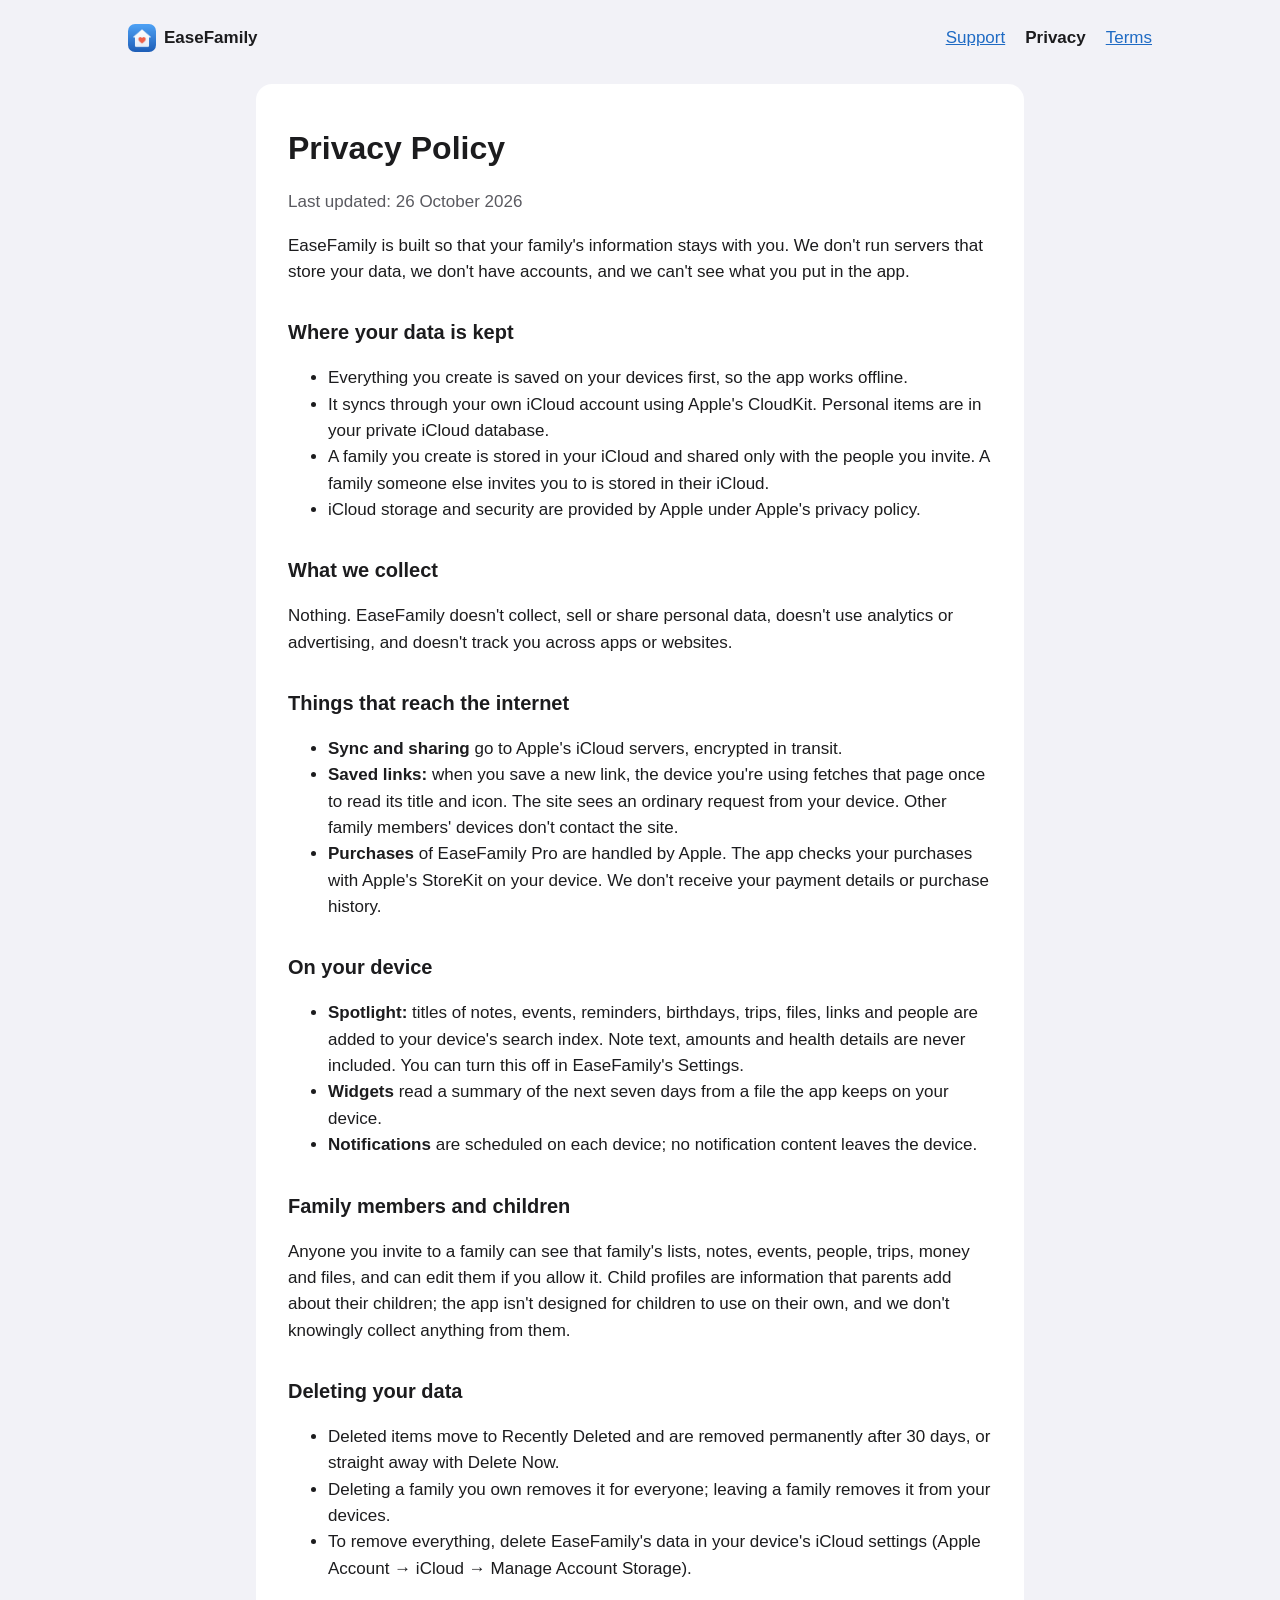
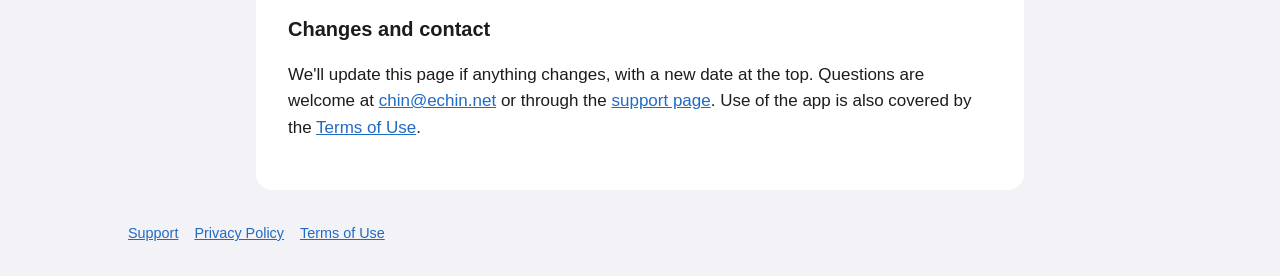
<file: privacy.html>
<!doctype html>
<html lang="en">
  <head>
    <meta charset="utf-8" />
    <meta name="viewport" content="width=device-width, initial-scale=1" />
    <title>EaseFamily Privacy Policy</title>
    <link rel="icon" href="favicon.png" />
    <link rel="stylesheet" href="style.css" />
  </head>
  <body>
    <nav>
      <a class="brand" href="index.html"
        ><img src="icon.png" alt="" />EaseFamily</a
      >
      <a href="support.html">Support</a>
      <a href="privacy.html" aria-current="page">Privacy</a>
      <a href="terms.html">Terms</a>
    </nav>
    <main>
      <h1>Privacy Policy</h1>
      <p class="updated">Last updated: 26 October 2026</p>

      <p>
        EaseFamily is built so that your family's information stays with you. We
        don't run servers that store your data, we don't have accounts, and we
        can't see what you put in the app.
      </p>

      <h2>Where your data is kept</h2>
      <ul>
        <li>
          Everything you create is saved on your devices first, so the app works
          offline.
        </li>
        <li>
          It syncs through your own iCloud account using Apple's CloudKit.
          Personal items are in your private iCloud database.
        </li>
        <li>
          A family you create is stored in your iCloud and shared only with the
          people you invite. A family someone else invites you to is stored in
          their iCloud.
        </li>
        <li>
          iCloud storage and security are provided by Apple under Apple's
          privacy policy.
        </li>
      </ul>

      <h2>What we collect</h2>
      <p>
        Nothing. EaseFamily doesn't collect, sell or share personal data,
        doesn't use analytics or advertising, and doesn't track you across apps
        or websites.
      </p>

      <h2>Things that reach the internet</h2>
      <ul>
        <li>
          <strong>Sync and sharing</strong> go to Apple's iCloud servers,
          encrypted in transit.
        </li>
        <li>
          <strong>Saved links:</strong> when you save a new link, the device
          you're using fetches that page once to read its title and icon. The
          site sees an ordinary request from your device. Other family members'
          devices don't contact the site.
        </li>
        <li>
          <strong>Purchases</strong> of EaseFamily Pro are handled by Apple. The
          app checks your purchases with Apple's StoreKit on your device. We
          don't receive your payment details or purchase history.
        </li>
      </ul>

      <h2>On your device</h2>
      <ul>
        <li>
          <strong>Spotlight:</strong> titles of notes, events, reminders,
          birthdays, trips, files, links and people are added to your device's
          search index. Note text, amounts and health details are never
          included. You can turn this off in EaseFamily's Settings.
        </li>
        <li>
          <strong>Widgets</strong> read a summary of the next seven days from a
          file the app keeps on your device.
        </li>
        <li>
          <strong>Notifications</strong> are scheduled on each device; no
          notification content leaves the device.
        </li>
      </ul>

      <h2>Family members and children</h2>
      <p>
        Anyone you invite to a family can see that family's lists, notes,
        events, people, trips, money and files, and can edit them if you allow
        it. Child profiles are information that parents add about their
        children; the app isn't designed for children to use on their own, and
        we don't knowingly collect anything from them.
      </p>

      <h2>Deleting your data</h2>
      <ul>
        <li>
          Deleted items move to Recently Deleted and are removed permanently
          after 30 days, or straight away with Delete Now.
        </li>
        <li>
          Deleting a family you own removes it for everyone; leaving a family
          removes it from your devices.
        </li>
        <li>
          To remove everything, delete EaseFamily's data in your device's iCloud
          settings (Apple Account → iCloud → Manage Account Storage).
        </li>
      </ul>

      <h2>Changes and contact</h2>
      <p>
        We'll update this page if anything changes, with a new date at the top.
        Questions are welcome at
        <a href="mailto:chin@echin.net">chin@echin.net</a> or through the
        <a href="support.html">support page</a>. Use of the app is also covered
        by the <a href="terms.html">Terms of Use</a>.
      </p>
    </main>
    <footer>
      <a href="support.html">Support</a><a href="privacy.html">Privacy Policy</a
      ><a href="terms.html">Terms of Use</a>
    </footer>
  </body>
</html>
</file>
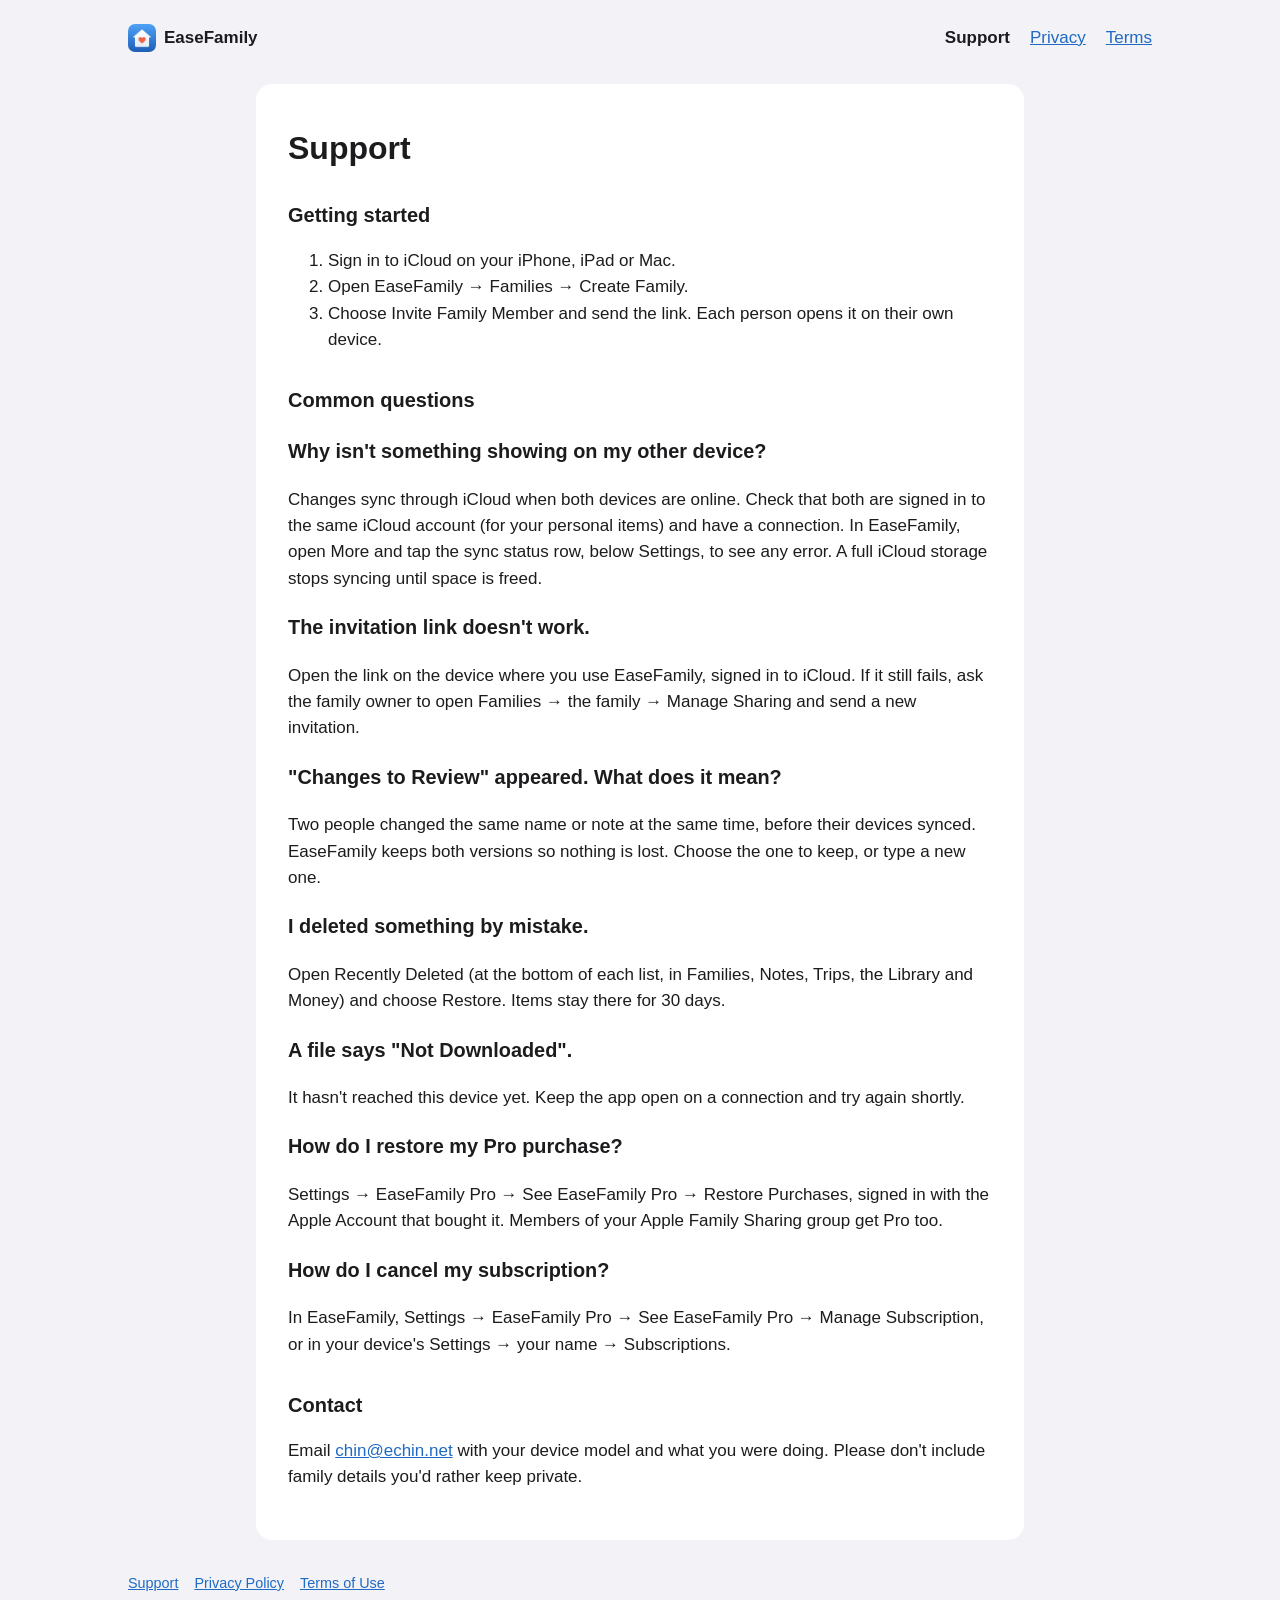
<file: support.html>
<!doctype html>
<html lang="en">
  <head>
    <meta charset="utf-8" />
    <meta name="viewport" content="width=device-width, initial-scale=1" />
    <title>EaseFamily Support</title>
    <link rel="icon" href="favicon.png" />
    <link rel="stylesheet" href="style.css" />
  </head>
  <body>
    <nav>
      <a class="brand" href="index.html"
        ><img src="icon.png" alt="" />EaseFamily</a
      >
      <a href="support.html" aria-current="page">Support</a>
      <a href="privacy.html">Privacy</a>
      <a href="terms.html">Terms</a>
    </nav>
    <main>
      <h1>Support</h1>

      <h2>Getting started</h2>
      <ol>
        <li>Sign in to iCloud on your iPhone, iPad or Mac.</li>
        <li>Open EaseFamily → Families → Create Family.</li>
        <li>
          Choose Invite Family Member and send the link. Each person opens it on
          their own device.
        </li>
      </ol>

      <h2>Common questions</h2>

      <h3>Why isn't something showing on my other device?</h3>
      <p>
        Changes sync through iCloud when both devices are online. Check that
        both are signed in to the same iCloud account (for your personal items)
        and have a connection. In EaseFamily, open More and tap the sync status
        row, below Settings, to see any error. A full iCloud storage stops
        syncing until space is freed.
      </p>

      <h3>The invitation link doesn't work.</h3>
      <p>
        Open the link on the device where you use EaseFamily, signed in to
        iCloud. If it still fails, ask the family owner to open Families → the
        family → Manage Sharing and send a new invitation.
      </p>

      <h3>"Changes to Review" appeared. What does it mean?</h3>
      <p>
        Two people changed the same name or note at the same time, before their
        devices synced. EaseFamily keeps both versions so nothing is lost.
        Choose the one to keep, or type a new one.
      </p>

      <h3>I deleted something by mistake.</h3>
      <p>
        Open Recently Deleted (at the bottom of each list, in Families, Notes,
        Trips, the Library and Money) and choose Restore. Items stay there for
        30 days.
      </p>

      <h3>A file says "Not Downloaded".</h3>
      <p>
        It hasn't reached this device yet. Keep the app open on a connection and
        try again shortly.
      </p>

      <h3>How do I restore my Pro purchase?</h3>
      <p>
        Settings → EaseFamily Pro → See EaseFamily Pro → Restore Purchases,
        signed in with the Apple Account that bought it. Members of your Apple
        Family Sharing group get Pro too.
      </p>

      <h3>How do I cancel my subscription?</h3>
      <p>
        In EaseFamily, Settings → EaseFamily Pro → See EaseFamily Pro → Manage
        Subscription, or in your device's Settings → your name → Subscriptions.
      </p>

      <h2>Contact</h2>
      <p>
        Email <a href="mailto:chin@echin.net">chin@echin.net</a> with your
        device model and what you were doing. Please don't include family
        details you'd rather keep private.
      </p>
    </main>
    <footer>
      <a href="support.html">Support</a><a href="privacy.html">Privacy Policy</a
      ><a href="terms.html">Terms of Use</a>
    </footer>
  </body>
</html>
</file>
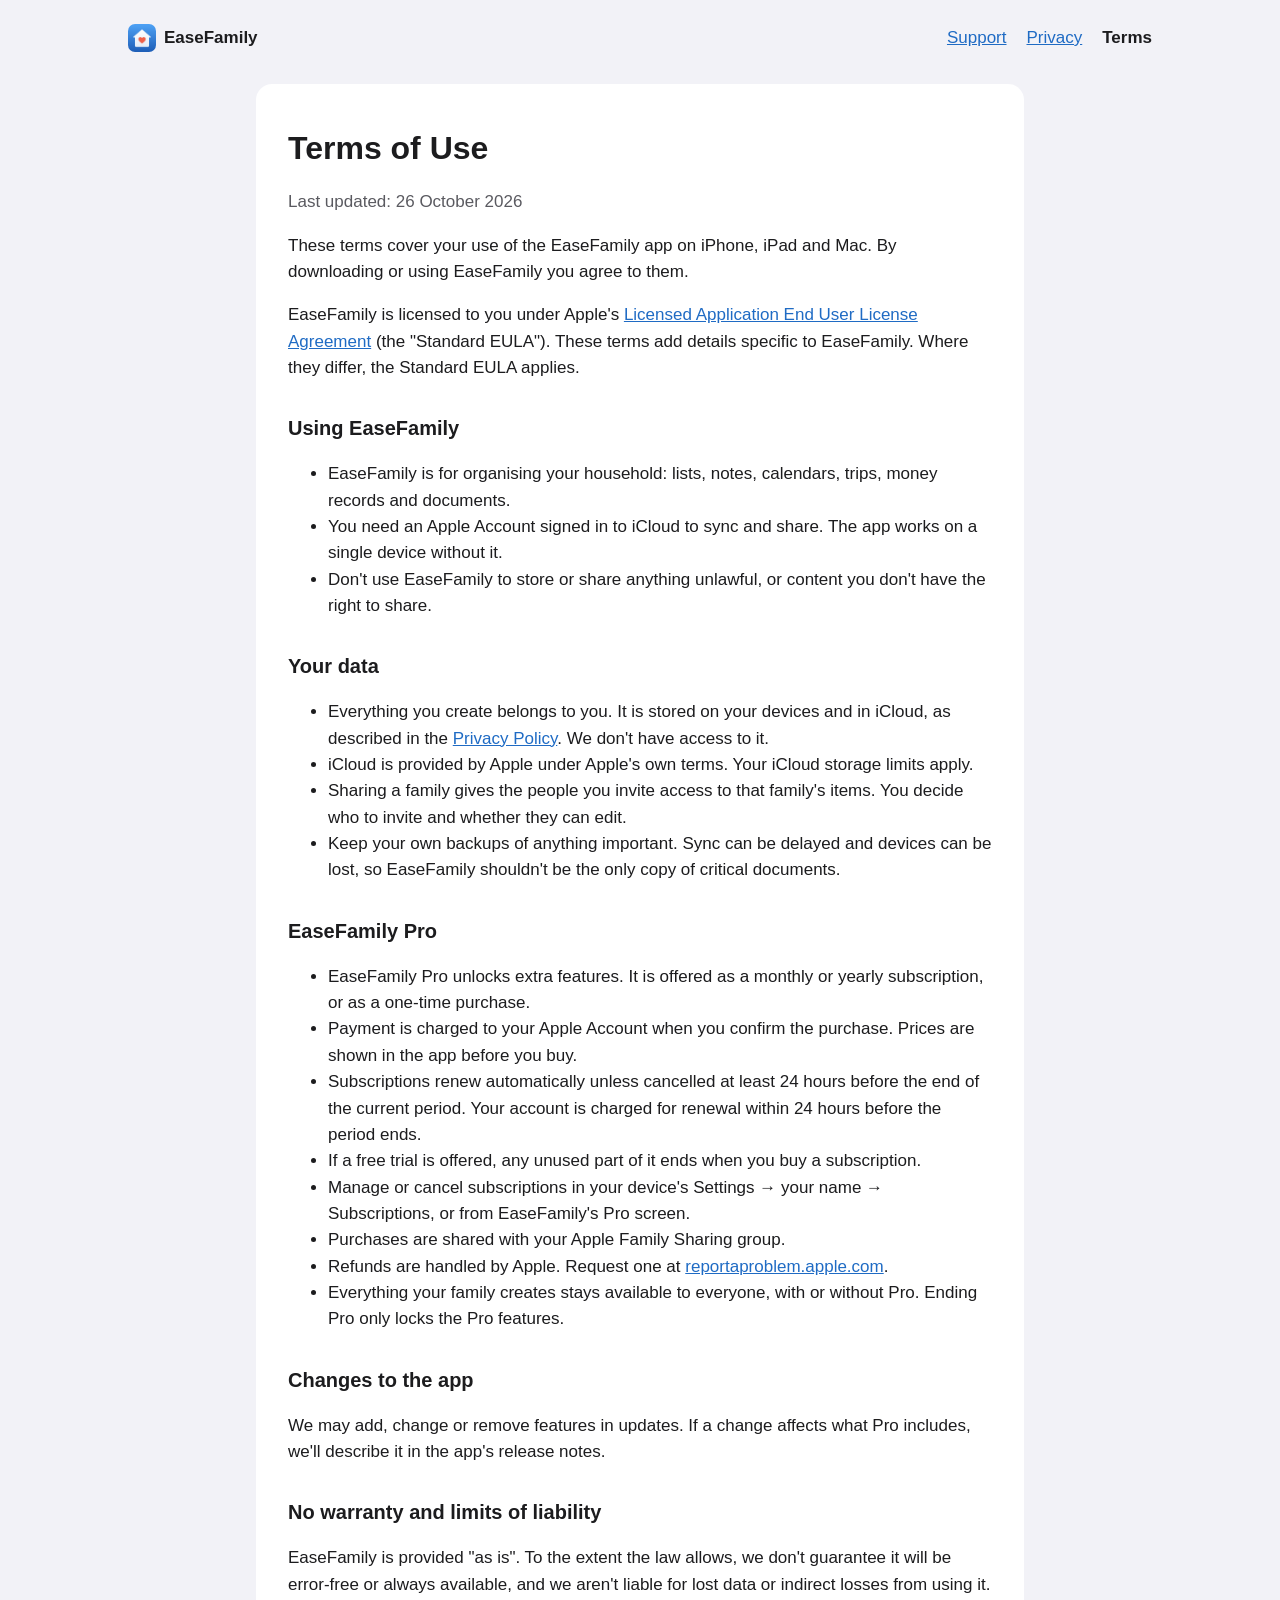
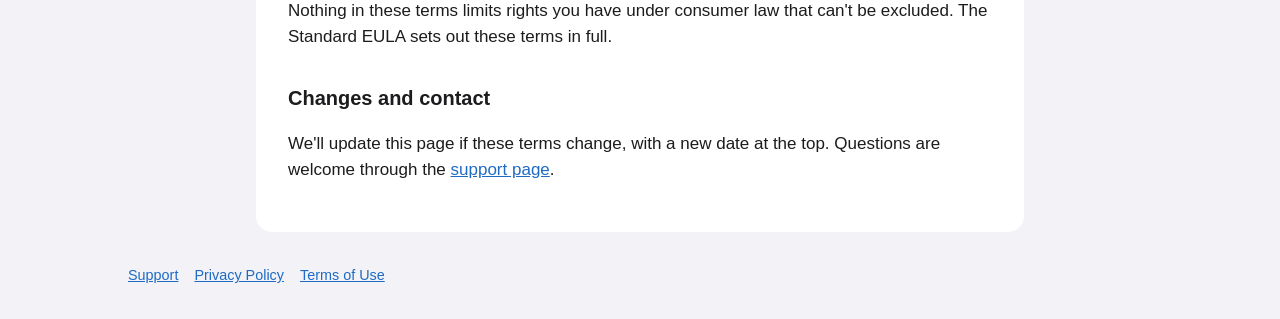
<file: terms.html>
<!doctype html>
<html lang="en">
  <head>
    <meta charset="utf-8" />
    <meta name="viewport" content="width=device-width, initial-scale=1" />
    <title>EaseFamily Terms of Use</title>
    <link rel="icon" href="favicon.png" />
    <link rel="stylesheet" href="style.css" />
  </head>
  <body>
    <nav>
      <a class="brand" href="index.html"
        ><img src="icon.png" alt="" />EaseFamily</a
      >
      <a href="support.html">Support</a>
      <a href="privacy.html">Privacy</a>
      <a href="terms.html" aria-current="page">Terms</a>
    </nav>
    <main>
      <h1>Terms of Use</h1>
      <p class="updated">Last updated: 26 October 2026</p>

      <p>
        These terms cover your use of the EaseFamily app on iPhone, iPad and
        Mac. By downloading or using EaseFamily you agree to them.
      </p>
      <p>
        EaseFamily is licensed to you under Apple's
        <a
          href="https://www.apple.com/legal/internet-services/itunes/dev/stdeula/"
          >Licensed Application End User License Agreement</a
        >
        (the "Standard EULA"). These terms add details specific to EaseFamily.
        Where they differ, the Standard EULA applies.
      </p>

      <h2>Using EaseFamily</h2>
      <ul>
        <li>
          EaseFamily is for organising your household: lists, notes, calendars,
          trips, money records and documents.
        </li>
        <li>
          You need an Apple Account signed in to iCloud to sync and share. The
          app works on a single device without it.
        </li>
        <li>
          Don't use EaseFamily to store or share anything unlawful, or content
          you don't have the right to share.
        </li>
      </ul>

      <h2>Your data</h2>
      <ul>
        <li>
          Everything you create belongs to you. It is stored on your devices and
          in iCloud, as described in the
          <a href="privacy.html">Privacy Policy</a>. We don't have access to it.
        </li>
        <li>
          iCloud is provided by Apple under Apple's own terms. Your iCloud
          storage limits apply.
        </li>
        <li>
          Sharing a family gives the people you invite access to that family's
          items. You decide who to invite and whether they can edit.
        </li>
        <li>
          Keep your own backups of anything important. Sync can be delayed and
          devices can be lost, so EaseFamily shouldn't be the only copy of
          critical documents.
        </li>
      </ul>

      <h2>EaseFamily Pro</h2>
      <ul>
        <li>
          EaseFamily Pro unlocks extra features. It is offered as a monthly or
          yearly subscription, or as a one-time purchase.
        </li>
        <li>
          Payment is charged to your Apple Account when you confirm the
          purchase. Prices are shown in the app before you buy.
        </li>
        <li>
          Subscriptions renew automatically unless cancelled at least 24 hours
          before the end of the current period. Your account is charged for
          renewal within 24 hours before the period ends.
        </li>
        <li>
          If a free trial is offered, any unused part of it ends when you buy a
          subscription.
        </li>
        <li>
          Manage or cancel subscriptions in your device's Settings → your name →
          Subscriptions, or from EaseFamily's Pro screen.
        </li>
        <li>Purchases are shared with your Apple Family Sharing group.</li>
        <li>
          Refunds are handled by Apple. Request one at
          <a href="https://reportaproblem.apple.com">reportaproblem.apple.com</a
          >.
        </li>
        <li>
          Everything your family creates stays available to everyone, with or
          without Pro. Ending Pro only locks the Pro features.
        </li>
      </ul>

      <h2>Changes to the app</h2>
      <p>
        We may add, change or remove features in updates. If a change affects
        what Pro includes, we'll describe it in the app's release notes.
      </p>

      <h2>No warranty and limits of liability</h2>
      <p>
        EaseFamily is provided "as is". To the extent the law allows, we don't
        guarantee it will be error-free or always available, and we aren't
        liable for lost data or indirect losses from using it. Nothing in these
        terms limits rights you have under consumer law that can't be excluded.
        The Standard EULA sets out these terms in full.
      </p>

      <h2>Changes and contact</h2>
      <p>
        We'll update this page if these terms change, with a new date at the
        top. Questions are welcome through the
        <a href="support.html">support page</a>.
      </p>
    </main>
    <footer>
      <a href="support.html">Support</a><a href="privacy.html">Privacy Policy</a
      ><a href="terms.html">Terms of Use</a>
    </footer>
  </body>
</html>
</file>
<file: style.css>
:root {
  color-scheme: light dark;
  --text: #1c1c1e;
  --muted: #5a5a60;
  --accent: #1f6bc4;
  --surface: #ffffff;
  --background: #f2f2f7;
  --border: #d8d8de;
  --tile: #e7f0fb;
}

@media (prefers-color-scheme: dark) {
  :root {
    --text: #f2f2f7;
    --muted: #a1a1aa;
    --accent: #3987e5;
    --surface: #1c1c1e;
    --background: #000000;
    --border: #38383c;
    --tile: #1b2a3d;
  }
}

body {
  margin: 0;
  font:
    17px/1.55 -apple-system,
    BlinkMacSystemFont,
    "Segoe UI",
    sans-serif;
  color: var(--text);
  background: var(--background);
}

main {
  max-width: 44rem;
  margin: 2rem auto;
  padding: 1.5rem 2rem 2rem;
  background: var(--surface);
  border-radius: 16px;
}

main.wide {
  max-width: 64rem;
}

nav {
  max-width: 64rem;
  margin: 1.5rem auto 0;
  padding: 0 2rem;
  display: flex;
  flex-wrap: wrap;
  align-items: center;
  gap: 0.25rem 1.25rem;
}

nav .brand {
  display: flex;
  align-items: center;
  gap: 0.5rem;
  margin-right: auto;
  font-weight: 600;
  color: var(--text);
  text-decoration: none;
}

nav .brand img {
  width: 28px;
  height: 28px;
  border-radius: 7px;
}

nav a[aria-current="page"] {
  color: var(--text);
  text-decoration: none;
  font-weight: 600;
}

footer {
  max-width: 64rem;
  margin: 0 auto 2rem;
  padding: 0 2rem;
  color: var(--muted);
  font-size: 0.9rem;
}

footer a {
  margin-right: 1rem;
}

h1 {
  font-size: 2rem;
  line-height: 1.2;
}

h2 {
  margin-top: 2rem;
  font-size: 1.25rem;
}

a {
  color: var(--accent);
}

.updated,
.muted {
  color: var(--muted);
}

/* Introduction */

.hero {
  display: flex;
  align-items: center;
  gap: 1.5rem;
}

.hero img {
  width: 96px;
  height: 96px;
  border-radius: 22px;
  flex-shrink: 0;
}

.hero h1 {
  margin: 0;
}

.hero p {
  margin: 0.25rem 0 0;
  font-size: 1.2rem;
  color: var(--muted);
}

.features {
  display: grid;
  grid-template-columns: repeat(auto-fit, minmax(15rem, 1fr));
  gap: 1rem;
  padding: 0;
  list-style: none;
}

.features li {
  padding: 1rem 1.25rem;
  background: var(--tile);
  border-radius: 12px;
}

.features h3 {
  margin: 0 0 0.25rem;
  font-size: 1.05rem;
}

.features p {
  margin: 0;
}

/* Screenshots */

.device-tabs {
  display: flex;
  gap: 0.5rem;
  margin: 1rem 0;
}

.device-tabs button {
  font: inherit;
  padding: 0.35rem 1rem;
  color: var(--text);
  background: transparent;
  border: 1px solid var(--border);
  border-radius: 999px;
  cursor: pointer;
}

.device-tabs button[aria-selected="true"] {
  color: #ffffff;
  background: var(--accent);
  border-color: var(--accent);
}

.gallery {
  display: flex;
  gap: 1rem;
  overflow-x: auto;
  padding-bottom: 0.75rem;
  scroll-snap-type: x mandatory;
}

.gallery[hidden] {
  display: none;
}

.gallery figure {
  margin: 0;
  flex: 0 0 auto;
  width: min-content;
  scroll-snap-align: start;
  text-align: center;
}

.gallery img {
  display: block;
  height: 26rem;
  width: auto;
  border: 1px solid var(--border);
  border-radius: 14px;
  cursor: zoom-in;
}

.gallery[data-device="ipad"] img,
.gallery[data-device="mac"] img {
  height: 20rem;
}

.gallery figcaption {
  margin-top: 0.5rem;
  color: var(--muted);
  font-size: 0.9rem;
}

.device-heading {
  margin-bottom: 0;
  font-size: 1.05rem;
}

.js .device-heading {
  display: none;
}

/* Full-screen viewer */

.viewer {
  max-width: 96vw;
  max-height: 96vh;
  padding: 0;
  background: transparent;
  border: 0;
}

.viewer::backdrop {
  background: rgb(0 0 0 / 0.85);
}

.viewer img {
  display: block;
  max-width: 94vw;
  max-height: 88vh;
  border-radius: 14px;
}

.viewer p {
  margin: 0.5rem 0 0;
  color: #ffffff;
  text-align: center;
}

.viewer button {
  position: fixed;
  top: 1rem;
  right: 1rem;
  font: inherit;
  font-size: 1.5rem;
  width: 2.75rem;
  height: 2.75rem;
  color: #ffffff;
  background: rgb(255 255 255 / 0.15);
  border: 0;
  border-radius: 50%;
  cursor: pointer;
}

@media (max-width: 40rem) {
  main {
    margin: 1rem;
    padding: 1rem 1.25rem;
  }

  nav,
  footer {
    padding: 0 1.25rem;
  }

  .hero {
    flex-direction: column;
    align-items: flex-start;
  }

  .gallery img {
    height: 22rem;
  }

  .gallery[data-device="ipad"] img,
  .gallery[data-device="mac"] img {
    height: 14rem;
  }
}
</file>
